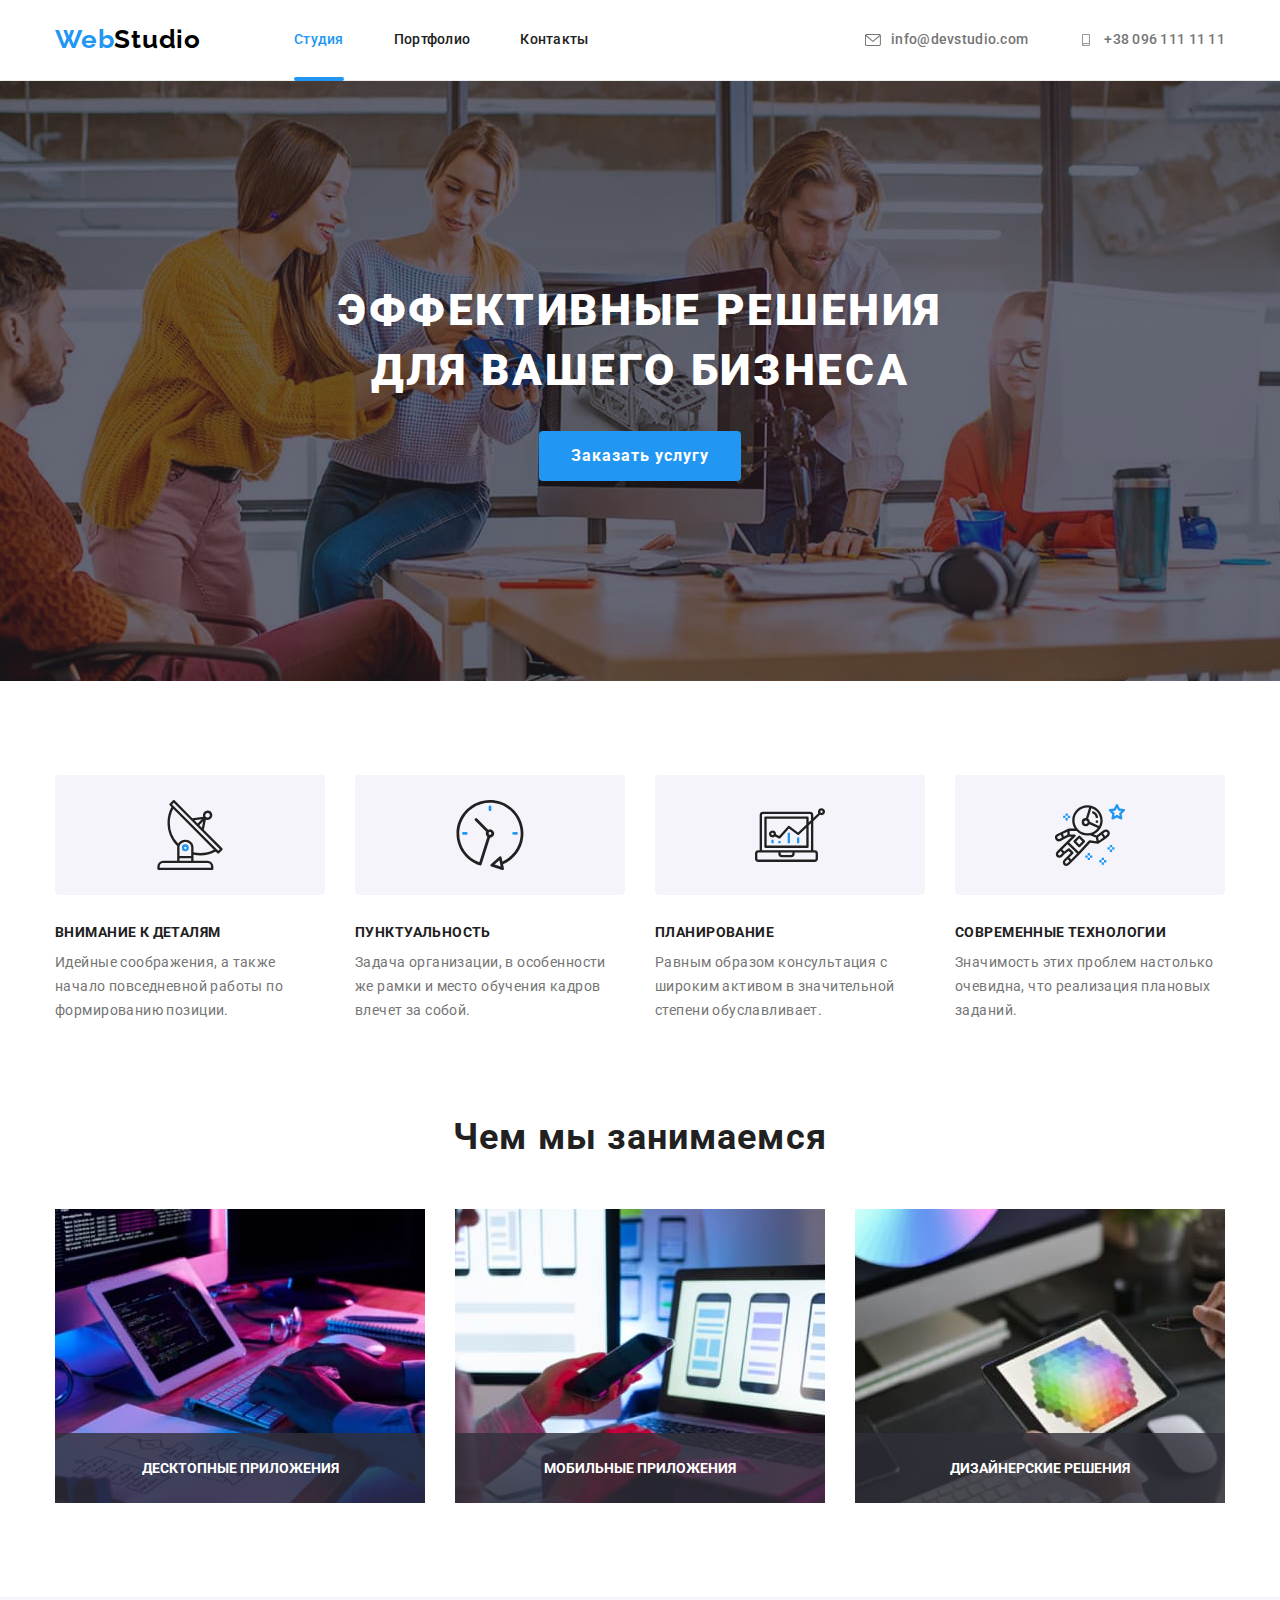
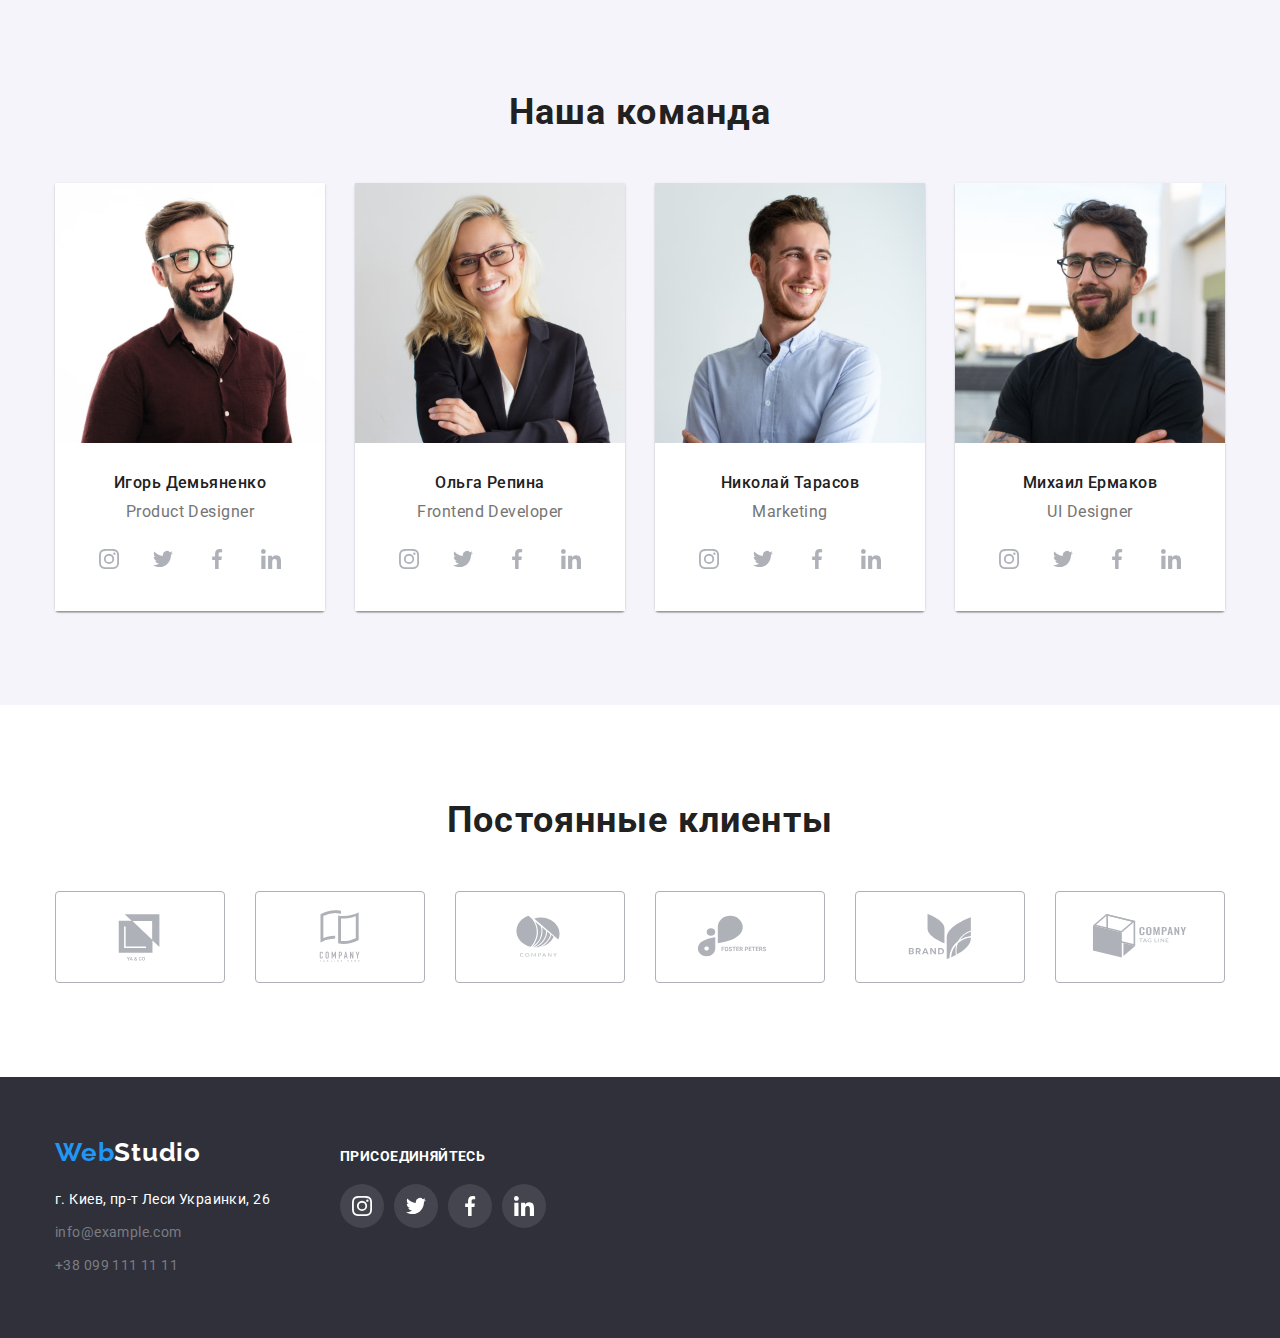
<file: index.html>
<!DOCTYPE html>
<html lang="ru">
  <head>
    <meta charset="UTF-8" />
    <meta name="viewport" content="width=device-width, initial-scale=1.0" />
    <title>Web Studio (Version 2.1)</title>
    <link rel="preconnect" href="https://fonts.googleapis.com" />
    <link rel="preconnect" href="https://fonts.gstatic.com" crossorigin />
    <link
      href="https://fonts.googleapis.com/css2?family=Raleway:wght@700&family=Roboto:wght@400;500;700;900&display=swap"
      rel="stylesheet"
    />
    <link
      rel="stylesheet"
      href="https://cdnjs.cloudflare.com/ajax/libs/modern-normalize/1.0.0/modern-normalize.min.css"
    />
    <link rel="stylesheet" href="./css/styles.css" />
  </head>
  <body>
    <!--header-->

    <header class="page-header">
      <div class="container all-head">
        <nav class="main-nav">
          <a href="/" class="logo">Web<span class="logo-part">Studio</span></a>
          <ul class="site-nav">
            <li class="item"><a href="./index.html" class="active">Студия</a></li>
            <li class="item"><a href="./portfolio.html">Портфолио</a></li>
            <li class="item"><a href="">Контакты</a></li>
          </ul>
        </nav>
        <ul class="auth-nav">
          <li class="item">
            <a href="mailto:info@devstudio.com" class="link">
              <svg class="auth-icon" width="16" height="12">
                <use href="./images/sprite.svg#icon-envelope"></use>
              </svg>
              info@devstudio.com</a
            >
          </li>
          <li class="item">
            <a href="tel:+380961111111" class="link">
              <svg class="auth-icon" width="16" height="12">
                <use href="images/sprite.svg#icon-smartphone"></use>
              </svg>
              +38 096 111 11 11</a
            >
          </li>
        </ul>
      </div>
    </header>

    <!--main-->
    <main>
      <!--Hero section-->

      <section class="hero overlay">
        <div class="container">
          <h1 class="hero-title">
            Эффективные решения <br />
            для вашего бизнеса
          </h1>
          <button data-modal-open type="button" class="button primary">Заказать услугу</button>
        </div>
      </section>

      <!--Features section-->
      <section class="section features">
        <div class="container">
          <ul class="feature-list">
            <li class="item">
              <div class="icon-box">
                <svg class="feature-icon" width="70" height="70">
                  <use href="images/sprite.svg#icon-antenna"></use>
                </svg>
              </div>
              <h3 class="title">Внимание к деталям</h3>
              <p class="text">
                Идейные соображения, а также начало повседневной работы по формированию позиции.
              </p>
            </li>
            <li class="item">
              <div class="icon-box">
                <svg class="feature-icon" width="70" height="70">
                  <use href="images/sprite.svg#icon-clock"></use>
                </svg>
              </div>
              <h3 class="title">Пунктуальность</h3>
              <p class="text">
                Задача организации, в особенности же рамки и место обучения кадров влечет за собой.
              </p>
            </li>
            <li class="item">
              <div class="icon-box">
                <svg class="feature-icon" width="70" height="70">
                  <use href="images/sprite.svg#icon-diagram"></use>
                </svg>
              </div>
              <h3 class="title">Планирование</h3>
              <p class="text">
                Равным образом консультация с широким активом в значительной степени обуславливает.
              </p>
            </li>
            <li class="item">
              <div class="icon-box">
                <svg class="feature-icon" width="70" height="70">
                  <use href="images/sprite.svg#icon-astronaut"></use>
                </svg>
              </div>
              <h3 class="title">Современные технологии</h3>
              <p class="text">
                Значимость этих проблем настолько очевидна, что реализация плановых заданий.
              </p>
            </li>
          </ul>
        </div>
      </section>

      <!--What we do section-->
      <section class="section">
        <div class="container">
          <h2 class="section-title">Чем мы занимаемся</h2>
          <ul class="whatdo">
            <li class="whatdo-item">
              <div class="whatdo-thumb">
                <img class="whatdo-img" src="images/what1.jpg" alt="Разработка" width="370" />

                <div class="whatdo-description">
                  <p class="whatdo-text">Десктопные приложения</p>
                </div>
              </div>
            </li>
            <li class="whatdo-item">
              <div class="whatdo-thumb">
                <img src="images/what2.jpg" alt="Оптимизация" width="370" />
                <div class="whatdo-description">
                  <p class="whatdo-text">Мобильные приложения</p>
                </div>
              </div>
            </li>
            <li class="whatdo-item">
              <div class="whatdo-thumb">
                <img src="images/what3.jpg" alt="Дизайн" width="370" />
                <div class="whatdo-description">
                  <p class="whatdo-text">Дизайнерские решения</p>
                </div>
              </div>
            </li>
          </ul>
        </div>
      </section>
      <!--Our team section-->
      <section class="section our-team">
        <div class="container">
          <h2 class="section-title">Наша команда</h2>
          <ul class="team-list">
            <li class="item">
              <img src="images/team1.jpg" alt="Product Designer" width="270" />
              <div class="employee">
                <h3 class="title">Игорь Демьяненко</h3>
                <p class="text">Product Designer</p>
                <ul class="social-list">
                  <li class="social-item">
                    <a class="social-link" href="https://www.instagram.com/">
                      <svg class="social-icon" width="20" height="20">
                        <use href="images/sprite.svg#icon-instagram"></use>
                      </svg>
                    </a>
                  </li>
                  <li class="social-item">
                    <a class="social-link" href="https://www.twitter.com/">
                      <svg class="social-icon" width="20" height="20">
                        <use href="images/sprite.svg#icon-twitter"></use>
                      </svg>
                    </a>
                  </li>
                  <li class="social-item">
                    <a class="social-link" href="https://www.facebook.com/">
                      <svg class="social-icon" width="20" height="20">
                        <use href="images/sprite.svg#icon-facebook"></use>
                      </svg>
                    </a>
                  </li>
                  <li class="social-item">
                    <a class="social-link" href="https://www.linkedin.com/">
                      <svg class="social-icon" width="20" height="20">
                        <use href="images/sprite.svg#icon-linkedin"></use>
                      </svg>
                    </a>
                  </li>
                </ul>
              </div>
            </li>
            <li class="item">
              <img src="images/team2.jpg" alt="Frontend Developer" width="270" />
              <div class="employee">
                <h3 class="title">Ольга Репина</h3>
                <p class="text">Frontend Developer</p>
                <ul class="social-list">
                  <li class="social-item">
                    <a class="social-link" href="https://www.instagram.com/">
                      <svg class="social-icon" width="20" height="20">
                        <use href="images/sprite.svg#icon-instagram"></use>
                      </svg>
                    </a>
                  </li>
                  <li class="social-item">
                    <a class="social-link" href="https://www.twitter.com/">
                      <svg class="social-icon" width="20" height="20">
                        <use href="images/sprite.svg#icon-twitter"></use>
                      </svg>
                    </a>
                  </li>
                  <li class="social-item">
                    <a class="social-link" href="https://www.facebook.com/">
                      <svg class="social-icon" width="20" height="20">
                        <use href="images/sprite.svg#icon-facebook"></use>
                      </svg>
                    </a>
                  </li>
                  <li class="social-item">
                    <a class="social-link" href="https://www.linkedin.com/">
                      <svg class="social-icon" width="20" height="20">
                        <use href="images/sprite.svg#icon-linkedin"></use>
                      </svg>
                    </a>
                  </li>
                </ul>
              </div>
            </li>
            <li class="item">
              <img src="images/team3.jpg" alt="Marketing" width="270" />
              <div class="employee">
                <h3 class="title">Николай Тарасов</h3>
                <p class="text">Marketing</p>
                <ul class="social-list">
                  <li class="social-item">
                    <a class="social-link" href="https://www.instagram.com/">
                      <svg class="social-icon" width="20" height="20">
                        <use href="images/sprite.svg#icon-instagram"></use>
                      </svg>
                    </a>
                  </li>
                  <li class="social-item">
                    <a class="social-link" href="https://www.twitter.com/">
                      <svg class="social-icon" width="20" height="20">
                        <use href="images/sprite.svg#icon-twitter"></use>
                      </svg>
                    </a>
                  </li>
                  <li class="social-item">
                    <a class="social-link" href="https://www.facebook.com/">
                      <svg class="social-icon" width="20" height="20">
                        <use href="images/sprite.svg#icon-facebook"></use>
                      </svg>
                    </a>
                  </li>
                  <li class="social-item">
                    <a class="social-link" href="https://www.linkedin.com/">
                      <svg class="social-icon" width="20" height="20">
                        <use href="images/sprite.svg#icon-linkedin"></use>
                      </svg>
                    </a>
                  </li>
                </ul>
              </div>
            </li>
            <li class="item">
              <img src="images/team4.jpg" alt="UI Designer" width="270" />
              <div class="employee">
                <h3 class="title">Михаил Ермаков</h3>
                <p class="text">UI Designer</p>
                <ul class="social-list">
                  <li class="social-item">
                    <a class="social-link" href="https://www.instagram.com/">
                      <svg class="social-icon" width="20" height="20">
                        <use href="images/sprite.svg#icon-instagram"></use>
                      </svg>
                    </a>
                  </li>
                  <li class="social-item">
                    <a class="social-link" href="https://www.twitter.com/">
                      <svg class="social-icon" width="20" height="20">
                        <use href="images/sprite.svg#icon-twitter"></use>
                      </svg>
                    </a>
                  </li>
                  <li class="social-item">
                    <a class="social-link" href="https://www.facebook.com/">
                      <svg class="social-icon" width="20" height="20">
                        <use href="images/sprite.svg#icon-facebook"></use>
                      </svg>
                    </a>
                  </li>
                  <li class="social-item">
                    <a class="social-link" href="https://www.linkedin.com/">
                      <svg class="social-icon" width="20" height="20">
                        <use href="images/sprite.svg#icon-linkedin"></use>
                      </svg>
                    </a>
                  </li>
                </ul>
              </div>
            </li>
          </ul>
        </div>
      </section>
      <!-- Clients -->
      <section class="allclient">
        <div class="container">
          <h2 class="section-title">Постоянные клиенты</h2>
          <ul class="clients">
            <li class="clients-item">
              <a class="clients-link" href="">
                <svg class="clients-logo" width="106" height="60">
                  <use href="images/sprite.svg#icon-logo1"></use>
                </svg>
              </a>
            </li>
            <li class="clients-item">
              <a class="clients-link" href="">
                <svg class="clients-logo" width="106" height="60">
                  <use href="images/sprite.svg#icon-logo2"></use>
                </svg>
              </a>
            </li>
            <li class="clients-item">
              <a class="clients-link" href="">
                <svg class="clients-logo" width="106" height="60">
                  <use href="images/sprite.svg#icon-logo3"></use>
                </svg>
              </a>
            </li>
            <li class="clients-item">
              <a class="clients-link" href="">
                <svg class="clients-logo" width="106" height="60">
                  <use href="images/sprite.svg#icon-logo4"></use>
                </svg>
              </a>
            </li>
            <li class="clients-item">
              <a class="clients-link" href="">
                <svg class="clients-logo" width="106" height="60">
                  <use href="images/sprite.svg#icon-logo5"></use>
                </svg>
              </a>
            </li>
            <li class="clients-item">
              <a class="clients-link" href="">
                <svg class="clients-logo" width="106" height="60">
                  <use href="images/sprite.svg#icon-logo6"></use>
                </svg>
              </a>
            </li>
          </ul>
        </div>
      </section>
      <div class="backdrop is-hidden" data-modal>
        <div class="modal">
          <button data-modal-close class="close-icon">
            <svg width="27" height="27 ">
              <use href="images/sprite.svg#icon-close"></use>
            </svg>
          </button>
        </div>
      </div>
    </main>
    <!--Footer-->
    <footer class="page-footer">
      <div class="container footer-block">
        <div class="footer-info">
          <a href="/" class="logo">Web<span class="logo-part">Studio</span></a>
          <address>
            <ul class="footer-list">
              <li class="item">
                <a
                  href="https://goo.gl/maps/JNFRqMxDM11xvSHH6"
                  target="_blank"
                  rel="noopener noreferrer"
                  class="phisical-address"
                >
                  г. Киев, пр-т Леси Украинки, 26</a
                >
              </li>
              <li class="item">
                <a href="mailto:info@example.com" class="footer-contacts">info@example.com</a>
              </li>
              <li class="item">
                <a href="tel:+380991111111" class="footer-contacts">+38 099 111 11 11</a>
              </li>
            </ul>
          </address>
        </div>
        <div class="footer-social">
          <h2 class="title-footer-social">ПРИСОЕДИНЯЙТЕСЬ</h2>
          <ul class="footer-social-list">
            <li class="footer-social-item">
              <a class="footer-social-link" href="https://www.instagram.com/">
                <svg class="footer-social-icon" width="20" height="20">
                  <use href="images/sprite.svg#icon-instagram"></use>
                </svg>
              </a>
            </li>
            <li class="footer-social-item">
              <a class="footer-social-link" href="https://www.twitter.com/">
                <svg class="footer-social-icon" width="20" height="20">
                  <use href="images/sprite.svg#icon-twitter"></use>
                </svg>
              </a>
            </li>
            <li class="footer-social-item">
              <a class="footer-social-link" href="https://www.facebook.com/">
                <svg class="footer-social-icon" width="20" height="20">
                  <use href="images/sprite.svg#icon-facebook"></use>
                </svg>
              </a>
            </li>
            <li class="footer-social-item">
              <a class="footer-social-link" href="https://www.linkedin.com/">
                <svg class="footer-social-icon" width="20" height="20">
                  <use href="images/sprite.svg#icon-linkedin"></use>
                </svg>
              </a>
            </li>
          </ul>
        </div>
      </div>
    </footer>
    <script src="./js/modal.js"></script>
  </body>
</html>
</file>
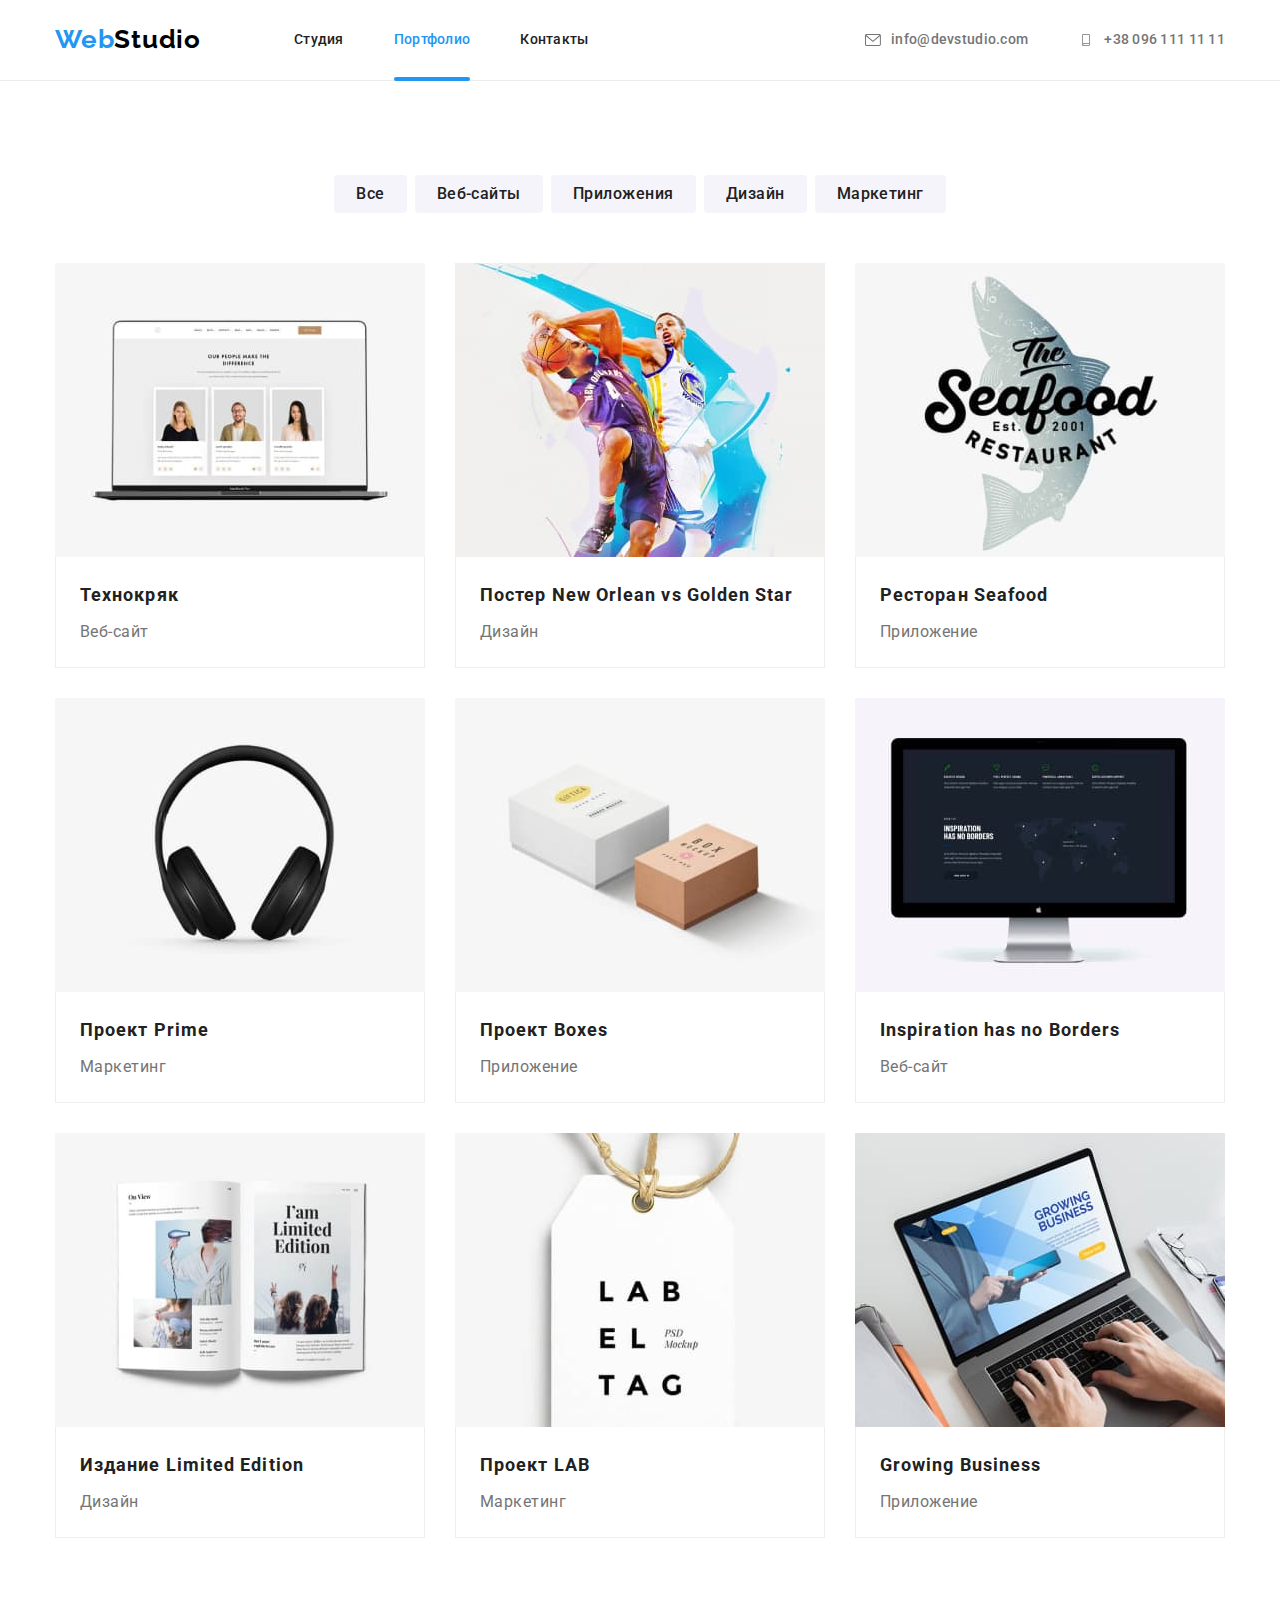
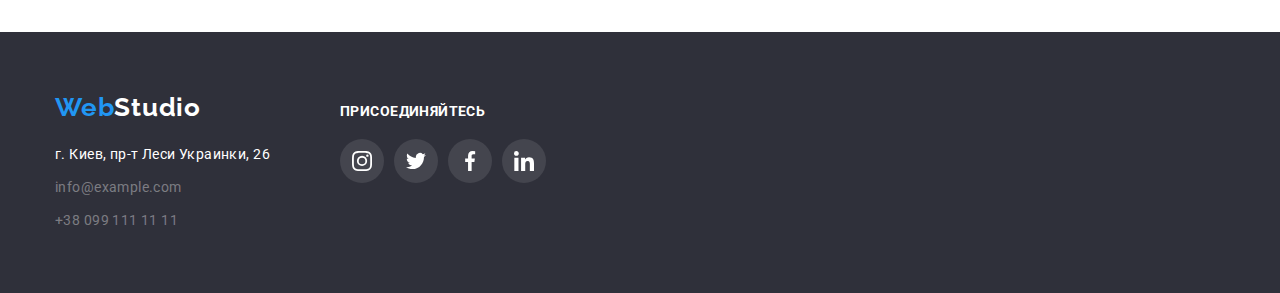
<file: portfolio.html>
<!DOCTYPE html>
<html lang="ru">
  <head>
    <meta charset="UTF-8" />
    <meta name="viewport" content="width=device-width, initial-scale=1.0" />
    <title>Портфолио</title>
    <link rel="preconnect" href="https://fonts.googleapis.com" />
    <link rel="preconnect" href="https://fonts.gstatic.com" crossorigin />
    <link
      href="https://fonts.googleapis.com/css2?family=Raleway:wght@700&family=Roboto:wght@400;500;700;900&display=swap"
      rel="stylesheet"
    />
    <link
      rel="stylesheet"
      href="https://cdnjs.cloudflare.com/ajax/libs/modern-normalize/1.0.0/modern-normalize.min.css"
    />
    <link rel="stylesheet" href="./css/styles.css" />
  </head>
  <body>
    <!--header-->
    <header class="page-header">
      <div class="container all-head">
        <nav class="main-nav">
          <a href="/" class="logo">Web<span class="logo-part">Studio</span></a>
          <ul class="site-nav">
            <li class="item"><a href="./index.html">Студия</a></li>
            <li class="item"><a href="./portfolio.html" class="active">Портфолио</a></li>
            <li class="item"><a href="">Контакты</a></li>
          </ul>
        </nav>
        <ul class="auth-nav">
          <li class="item">
            <a href="mailto:info@devstudio.com" class="link">
              <svg class="auth-icon" width="16" height="12">
                <use href="./images/sprite.svg#icon-envelope"></use>
              </svg>
              info@devstudio.com</a
            >
          </li>
          <li class="item">
            <a href="tel:+380961111111" class="link">
              <svg class="auth-icon" width="16" height="12">
                <use href="images/sprite.svg#icon-smartphone"></use>
              </svg>
              +38 096 111 11 11</a
            >
          </li>
        </ul>
      </div>
    </header>
    <!--main-->
    <main>
      <!--Our projects-->
      <section class="projects">
        <div class="container">
          <ul class="project-filter">
            <li class="item"><button type="button" class="button secondary">Все</button></li>
            <li class="item"><button type="button" class="button secondary">Веб-сайты</button></li>
            <li class="item"><button type="button" class="button secondary">Приложения</button></li>
            <li class="item"><button type="button" class="button secondary">Дизайн</button></li>
            <li class="item"><button type="button" class="button secondary">Маркетинг</button></li>
          </ul>

          <ul class="project-list">
            <li class="project-item">
              <a class="project-link" href="">
                <div class="project-wraper">
                  <img src="images/port1.jpg" alt="Технокряк" width="370" />
                  <div class="project-overlay">
                    <p class="project-text">
                      Технокряк это современная площадка распространения коронавируса. Компании
                      используют эту платформу для цифрового шпионажа и атак на защищённые сервера
                      конкурентов.
                    </p>
                  </div>
                </div>
                <div class="project-name">
                  <h2 class="title">Технокряк</h2>
                  <p class="text">Веб-сайт</p>
                </div>
              </a>
            </li>
            <li class="project-item">
              <a class="project-link" href="">
                <div class="project-wraper">
                  <img src="images/port2.jpg" alt="Постер" width="370" />
                  <div class="project-overlay">
                    <p class="project-text">
                      Технокряк это современная площадка распространения коронавируса. Компании
                      используют эту платформу для цифрового шпионажа и атак на защищённые сервера
                      конкурентов.
                    </p>
                  </div>
                </div>
                <div class="project-name">
                  <h2 class="title">Постер New Orlean vs Golden Star</h2>
                  <p class="text">Дизайн</p>
                </div>
              </a>
            </li>
            <li class="project-item">
              <a class="project-link" href="">
                <div class="project-wraper">
                  <img src="images/port3.jpg" alt="Ресторан" width="370" />
                  <div class="project-overlay">
                    <p class="project-text">
                      Технокряк это современная площадка распространения коронавируса. Компании
                      используют эту платформу для цифрового шпионажа и атак на защищённые сервера
                      конкурентов.
                    </p>
                  </div>
                </div>
                <div class="project-name">
                  <h2 class="title">Ресторан Seafood</h2>
                  <p class="text">Приложение</p>
                </div>
              </a>
            </li>
            <li class="project-item">
              <a class="project-link" href="">
                <div class="project-wraper">
                  <img src="images/port4.jpg" alt="Prime" width="370" />
                  <div class="project-overlay">
                    <p class="project-text">
                      Технокряк это современная площадка распространения коронавируса. Компании
                      используют эту платформу для цифрового шпионажа и атак на защищённые сервера
                      конкурентов.
                    </p>
                  </div>
                </div>
                <div class="project-name">
                  <h2 class="title">Проект Prime</h2>
                  <p class="text">Маркетинг</p>
                </div>
              </a>
            </li>
            <li class="project-item">
              <a class="project-link" href="">
                <div class="project-wraper">
                  <img src="images/port5.jpg" alt="Boxes" width="370" />
                  <div class="project-overlay">
                    <p class="project-text">
                      Технокряк это современная площадка распространения коронавируса. Компании
                      используют эту платформу для цифрового шпионажа и атак на защищённые сервера
                      конкурентов.
                    </p>
                  </div>
                </div>
                <div class="project-name">
                  <h2 class="title">Проект Boxes</h2>
                  <p class="text">Приложение</p>
                </div>
              </a>
            </li>
            <li class="project-item">
              <a class="project-link" href="">
                <div class="project-wraper">
                  <img src="images/port6.jpg" alt="No Borders" width="370" />
                  <div class="project-overlay">
                    <p class="project-text">
                      Технокряк это современная площадка распространения коронавируса. Компании
                      используют эту платформу для цифрового шпионажа и атак на защищённые сервера
                      конкурентов.
                    </p>
                  </div>
                </div>
                <div class="project-name">
                  <h2 class="title">Inspiration has no Borders</h2>
                  <p class="text">Веб-сайт</p>
                </div>
              </a>
            </li>
            <li class="project-item">
              <a class="project-link" href="">
                <div class="project-wraper">
                  <img src="images/port7.jpg" alt="Издание" width="370" />
                  <div class="project-overlay">
                    <p class="project-text">
                      Технокряк это современная площадка распространения коронавируса. Компании
                      используют эту платформу для цифрового шпионажа и атак на защищённые сервера
                      конкурентов.
                    </p>
                  </div>
                </div>
                <div class="project-name">
                  <h2 class="title">Издание Limited Edition</h2>
                  <p class="text">Дизайн</p>
                </div>
              </a>
            </li>
            <li class="project-item">
              <a class="project-link" href="">
                <div class="project-wraper">
                  <img src="images/port8.jpg" alt="LAB" width="370" />
                  <div class="project-overlay">
                    <p class="project-text">
                      Технокряк это современная площадка распространения коронавируса. Компании
                      используют эту платформу для цифрового шпионажа и атак на защищённые сервера
                      конкурентов.
                    </p>
                  </div>
                </div>
                <div class="project-name">
                  <h2 class="title">Проект LAB</h2>
                  <p class="text">Маркетинг</p>
                </div>
              </a>
            </li>
            <li class="project-item">
              <a class="project-link" href="">
                <div class="project-wraper">
                  <img src="images/port9.jpg" alt="Business" width="370" />

                  <div class="project-overlay">
                    <p class="project-text">
                      Технокряк это современная площадка распространения коронавируса. Компании
                      используют эту платформу для цифрового шпионажа и атак на защищённые сервера
                      конкурентов.
                    </p>
                  </div>
                </div>
                <div class="project-name">
                  <h2 class="title">Growing Business</h2>
                  <p class="text">Приложение</p>
                </div>
              </a>
            </li>
          </ul>
        </div>
      </section>
    </main>
    <footer class="page-footer">
      <div class="container footer-block">
        <div class="footer-info">
          <a href="/" class="logo">Web<span class="logo-part">Studio</span></a>
          <address>
            <ul class="footer-list">
              <li class="item">
                <a
                  href="https://goo.gl/maps/JNFRqMxDM11xvSHH6"
                  target="_blank"
                  rel="noopener noreferrer"
                  class="phisical-address"
                >
                  г. Киев, пр-т Леси Украинки, 26</a
                >
              </li>
              <li class="item">
                <a href="mailto:info@example.com" class="footer-contacts">info@example.com</a>
              </li>
              <li class="item">
                <a href="tel:+380991111111" class="footer-contacts">+38 099 111 11 11</a>
              </li>
            </ul>
          </address>
        </div>
        <div class="footer-social">
          <h2 class="title-footer-social">ПРИСОЕДИНЯЙТЕСЬ</h2>
          <ul class="footer-social-list">
            <li class="footer-social-item">
              <a class="footer-social-link" href="https://www.instagram.com/">
                <svg class="footer-social-icon" width="20" height="20">
                  <use href="images/sprite.svg#icon-instagram"></use>
                </svg>
              </a>
            </li>
            <li class="footer-social-item">
              <a class="footer-social-link" href="https://www.twitter.com/">
                <svg class="footer-social-icon" width="20" height="20">
                  <use href="images/sprite.svg#icon-twitter"></use>
                </svg>
              </a>
            </li>
            <li class="footer-social-item">
              <a class="footer-social-link" href="https://www.facebook.com/">
                <svg class="footer-social-icon" width="20" height="20">
                  <use href="images/sprite.svg#icon-facebook"></use>
                </svg>
              </a>
            </li>
            <li class="footer-social-item">
              <a class="footer-social-link" href="https://www.linkedin.com/">
                <svg class="footer-social-icon" width="20" height="20">
                  <use href="images/sprite.svg#icon-linkedin"></use>
                </svg>
              </a>
            </li>
          </ul>
        </div>
      </div>
    </footer>
  </body>
</html>
</file>
<file: css/styles.css>
/* цвет основного текста #757575 */
/* вторичный цвет текста #212121 */
/* основной цвет фона #FFFFFF */
/* акцент #2196F3 */
/* вторичный цвет фона #2F303A */
/* дополнительный цвет фона #f5f4fa */
*,
*::before,
*::after {
  box-sizing: border-box;
}

:root {
  --primary-text-color: #757575;
  --title-text-color: #212121;
  --accent-color: #2196f3;
  --primary-bg-color: #ffffff;
  --secondary-bg-color: #2f303a;
  --additional-bg-color: #f5f4fa;
}
body {
  background-color: var(--primary-bg-color);
  color: var(--primary-text-color);
  font-family: Roboto, sans-serif;
}

ul {
  padding: 0;
  margin: 0;
  list-style: none;
}
h3,
h2,
h1,
p {
  padding: 0;
  margin: 0;
}
img {
  display: block;
}
section {
  padding-bottom: 94px;
  padding-top: 94px;
}

.container {
  width: 1200px;
  margin-left: auto;
  margin-right: auto;
  padding-left: 15px;
  padding-right: 15px;
}

/* Page header */
.page-header {
  border-bottom: 1px solid #ececec;
}
.all-head {
  display: flex;
  align-items: center;
}
.main-nav {
  display: flex;
  align-items: center;
}

/* Logo */
.page-header .logo,
.page-header .logo-part {
  text-decoration: none;
  font-family: Raleway;
  font-weight: 700;
  font-size: 26px;
  line-height: 1.9;
  letter-spacing: 0.03em;
}
.logo {
  color: var(--accent-color);
}
.logo-part {
  color: #000000;
}
/* Site nav */
.site-nav {
  display: flex;
  margin-left: 93px;
}
.site-nav .item:not(:last-child) {
  margin-right: 50px;
}

.site-nav a {
  text-decoration: none;
  color: var(--title-text-color);
  font-weight: 500;
  font-size: 14px;
  line-height: 1.14;
  letter-spacing: 0.02em;
  display: block;
  padding-top: 32px;
  padding-bottom: 32px;
  transition: color 250ms cubic-bezier(0.4, 0, 0.2, 1);
}
.site-nav a:hover,
.site-nav a:focus,
.site-nav .active {
  color: var(--accent-color);
}
.active::after {
  display: block;
  content: '';
  position: absolute;

  bottom: -1px;
  width: 100%;
  height: 4px;
  background-color: var(--accent-color);
  border-radius: 4px;
}
a.active {
  position: relative;
}
/* Auth nav */
.auth-nav {
  display: flex;
  margin-left: auto;
}
.auth-nav .item:not(:last-child) {
  margin-right: 50px;
}
.auth-nav .link {
  display: flex;
  align-items: center;
  text-decoration: none;
  color: var(--primary-text-color);
  font-weight: 500;
  font-size: 14px;
  line-height: 1.14;
  letter-spacing: 0.02em;
  transition: color 250ms cubic-bezier(0.4, 0, 0.2, 1);
}
.auth-nav .link:hover,
.auth-nav .link:focus {
  color: var(--accent-color);
}
.auth-icon {
  margin-right: 10px;
  fill: currentColor;
}

/* Hero */
.hero {
  background-color: var(--secondary-bg-color);
  margin-bottom: 0;
  padding-top: 200px;
  padding-bottom: 200px;
}
.hero.overlay {
  max-width: 1600px;
  margin-left: auto;
  margin-right: auto;
  background-image: linear-gradient(to right, rgba(47, 48, 58, 0.4), rgba(47, 48, 58, 0.4)),
    url(../images/backgroundimg.jpg);
  background-repeat: no-repeat;
  background-position: center;
}

.hero-title {
  color: var(--primary-bg-color);
  font-weight: 900;
  font-size: 44px;
  line-height: 1.36;
  text-align: center;
  letter-spacing: 0.06em;
  text-transform: uppercase;
  margin-bottom: 30px;
}

/* Sections */
.section-title {
  color: var(--title-text-color);
  font-weight: 700;
  font-size: 36px;
  line-height: 1.17;
  text-align: center;
  letter-spacing: 0.03em;
  margin-bottom: 50px;
}

/* Features */
.feature-list {
  display: flex;
}
.features {
  padding-bottom: 0;
}
.feature-list .item {
  width: 270px;
}
.icon-box {
  display: flex;

  height: 120px;
  background-color: var(--additional-bg-color);

  margin-bottom: 30px;
  border-radius: 4px;
  justify-content: center;
  align-items: center;
}
.feature-icon {
}

.feature-list .item:not(:first-child) {
  margin-left: 30px;
}
.feature-list .title {
  color: var(--title-text-color);
  font-weight: 700;
  font-size: 14px;
  line-height: 1.14;
  letter-spacing: 0.03em;
  text-transform: uppercase;
  margin-bottom: 10px;
}
.feature-list .text {
  font-size: 14px;
  line-height: 1.71;
  letter-spacing: 0.03em;
}
/* What we do */
.whatdo {
  display: flex;
}
.whatdo-item:not(:last-child) {
  margin-right: 30px;
}

.whatdo-thumb {
  position: relative;
}

.whatdo-description {
  position: absolute;
  display: flex;
  align-items: center;
  justify-content: center;
  bottom: 0;
  width: 100%;
  height: 70px;
  background: rgba(47, 48, 58, 0.8);
}
.whatdo-text {
  font-weight: bold;
  font-size: 14px;
  text-align: center;
  text-transform: uppercase;
  color: var(--primary-bg-color);
}

/* Team */
.our-team {
  background-color: var(--additional-bg-color);
}
.team-list {
  display: flex;

  text-align: center;
}
.team-list .item:not(:last-child) {
  margin-right: 30px;
}
.team-list > .item {
  box-shadow: 0px 1px 3px rgba(0, 0, 0, 0.12), 0px 1px 1px rgba(0, 0, 0, 0.14),
    0px 2px 1px rgba(0, 0, 0, 0.2);
  border-radius: 0px 0px 4px 4px;
}
.team-list .title {
  color: var(--title-text-color);
  font-weight: 500;
  font-size: 16px;
  line-height: 1.19;
  letter-spacing: 0.03em;
  margin-bottom: 10px;
}
.team-list .text {
  font-size: 16px;
  line-height: 1.19;
  letter-spacing: 0.03em;
  margin-bottom: 16px;
}
.employee {
  padding-top: 30px;
  padding-bottom: 30px;
  background-color: #fff;
}
.social-list {
  display: flex;
  justify-content: center;
}
.social-list li:not(:last-child) {
  margin-right: 10px;
}
.social-link {
  display: flex;
  justify-content: center;
  align-items: center;
  width: 44px;
  height: 44px;
  border-radius: 50%;
  background-color: #ffffff;
  transition: background-color 250ms cubic-bezier(0.4, 0, 0.2, 1);
}
.social-link:hover .social-icon,
.social-link:focus .social-icon {
  fill: var(--primary-bg-color);
}
.social-link:hover,
.social-link:focus {
  background-color: var(--accent-color);
}

.social-icon {
  fill: #afb1b8;
  transition: fill 250ms cubic-bezier(0.4, 0, 0.2, 1);
}

/* Clients */
.clients {
  display: flex;
}
.allclient {
}
.clients-item {
  height: 92px;
  width: 170px;
}
.clients-link {
  display: flex;
  box-sizing: border-box;
  height: 100%;
  width: 100%;
  border: 1px solid #afb1b8;
  content: '';
  border-radius: 4px;
  align-items: center;
  justify-content: center;
  transition: border-color 250ms cubic-bezier(0.4, 0, 0.2, 1);
}
.clients-logo {
  fill: #afb1b8;
  transition: fill 250ms cubic-bezier(0.4, 0, 0.2, 1);
}
.clients-link:hover,
.clients-link:focus {
  border-color: var(--accent-color);
}
.clients-link:hover .clients-logo,
.clients-link:focus .clients-logo {
  fill: var(--accent-color);
}

.clients-item:not(:last-child) {
  margin-right: 30px;
}

/* Button */

.button {
  color: var(--title-text-color);
  background-color: var(--primary-bg-color);
  font-family: Roboto;
  font-weight: 700;
  font-size: 16px;
  line-height: 1.88;
  display: flex;
  align-items: center;
  text-align: center;
  letter-spacing: 0.06em;

  border-radius: 4px;
  padding: 10px 32px;
  border: transparent;
  justify-content: center;
}

.button.primary {
  background-color: var(--accent-color);
  color: var(--primary-bg-color);
  cursor: pointer;
  margin-left: auto;
  margin-right: auto;
  transition: background-color 250ms cubic-bezier(0.4, 0, 0.2, 1),
    box-shadow 250ms cubic-bezier(0.4, 0, 0.2, 1);
}
.button.primary:hover,
.button.primary:focus {
  background-color: #188ce8;
  box-shadow: 0px 4px 4px rgba(0, 0, 0, 0.15);
}
.button.secondary {
  background-color: var(--additional-bg-color);
  color: var(--title-text-color);
  cursor: pointer;
  font-weight: 500;
  font-size: 16px;
  line-height: 1.62;
  text-align: center;
  letter-spacing: 0.03em;
  padding: 6px 22px;
  margin-bottom: 0;
  transition: color 250ms cubic-bezier(0.4, 0, 0.2, 1),
    box-shadow 250ms cubic-bezier(0.4, 0, 0.2, 1),
    background-color 250ms cubic-bezier(0.4, 0, 0.2, 1);
}
.button.secondary:hover,
.button.secondary:focus,
.button.secondary:active {
  background-color: var(--accent-color);
  color: var(--primary-bg-color);
  box-shadow: 0px 3px 1px rgba(0, 0, 0, 0.1), 0px 1px 2px rgba(0, 0, 0, 0.08),
    0px 2px 2px rgba(0, 0, 0, 0.12);
}

/* Footer */
.page-footer {
  display: flex;
  background-color: var(--secondary-bg-color);
  padding-top: 60px;
  padding-bottom: 60px;
  align-items: baseline;
}
address {
  margin-top: 20px;
}
.footer-list .item:not(:last-child) {
  margin-bottom: 9px;
}
.page-footer .logo,
.page-footer .logo-part {
  font-family: Raleway;
  text-decoration: none;
  font-weight: 700;
  font-size: 26px;
  line-height: 1.19;
  letter-spacing: 0.03em;
}
.page-footer .logo-part {
  color: var(--primary-bg-color);
}
.phisical-address {
  color: var(--primary-bg-color);
  text-decoration: none;
  font-style: normal;
  font-size: 14px;
  line-height: 1.71;
  letter-spacing: 0.03em;
}
.footer-contacts {
  color: #ffffff60;
  text-decoration: none;
  font-style: normal;
  font-size: 14px;
  line-height: 1.71;
  letter-spacing: 0.03em;
}
.footer-block {
  display: flex;
  align-items: baseline;
}
.footer-social {
  display: inline-block;
  margin-left: 70px;
}
.title-footer-social {
  margin-bottom: 20px;
  font-style: normal;
  font-weight: bold;
  font-size: 14px;
  line-height: 16px;
  letter-spacing: 0.03em;
  text-transform: uppercase;
  color: var(--primary-bg-color);
}
.footer-social-list {
  display: flex;
  justify-content: center;
}
.footer-social-list li:not(:last-child) {
  margin-right: 10px;
}
.footer-social-link {
  display: flex;
  justify-content: center;
  align-items: center;
  width: 44px;
  height: 44px;
  border-radius: 50%;
  background-color: rgba(255, 255, 255, 0.1);
  transition: background-color 250ms cubic-bezier(0.4, 0, 0.2, 1);
}
.footer-social-link:hover .footer-social-icon,
.footer-social-link:focus .footer-social-icon {
  fill: var(--primary-bg-color);
}
.footer-social-link:hover,
.footer-social-link:focus {
  background-color: var(--accent-color);
}

.footer-social-icon {
  transition: fill 250ms cubic-bezier(0.4, 0, 0.2, 1);
  fill: var(--primary-bg-color);
}

/* Portfolio */
/* Our projects */
.project-list {
  display: flex;
  flex-wrap: wrap;
  margin-left: -30px;
  margin-top: -30px;
}
.project-list .title {
  color: var(--title-text-color);
  font-weight: 700;
  font-size: 18px;
  line-height: 2;
  letter-spacing: 0.06em;
  margin-bottom: 4px;
}
.project-list .text {
  color: var(--primary-text-color);
  font-size: 16px;
  line-height: 1.88;
  letter-spacing: 0.03em;
}
.project-list .project-link {
  text-decoration: none;
}
.project-link {
  display: block;
  transition: box-shadow 250ms cubic-bezier(0.4, 0, 0.2, 1);
}

.project-item {
  flex-basis: calc(100% / 3 - 30px);
  margin-left: 30px;
  margin-top: 30px;
}

.project-filter {
  display: flex;
  justify-content: center;
  margin-bottom: 50px;
}
.project-filter .item:not(:last-child) {
  margin-right: 8px;
}
.project-name {
  padding: 20px 24px 20px 24px;
  border-right: 1px solid #eeeeee;
  border-bottom: 1px solid #eeeeee;
  border-left: 1px solid #eeeeee;
}

.project-wraper {
  position: relative;
  overflow: hidden;
  display: flex;
}
.project-overlay {
  position: absolute;
  top: 0;
  left: 0;
  width: 100%;
  height: 100%;
  background: rgba(33, 150, 243, 0.9);
  transform: translateY(101%);
  transition: transform 250ms cubic-bezier(0.4, 0, 0.2, 1);
}
.project-text {
  font-size: 18px;
  line-height: 28px;
  letter-spacing: 0.03em;
  padding: 63px 24px;

  color: var(--primary-bg-color);
}
.project-link:hover,
.project-link:focus {
  box-shadow: 0px 1px 1px rgba(0, 0, 0, 0.12), 0px 4px 4px rgba(0, 0, 0, 0.06),
    1px 4px 6px rgba(0, 0, 0, 0.16);
}
.project-link:hover .project-overlay,
.project-link:focus .project-overlay {
  transform: translateY(0);
  overflow: visible;
}

/* modal */
.backdrop {
  position: fixed;
  top: 0;
  left: 0;
  width: 100%;
  height: 100%;
  background-color: rgba(0, 0, 0, 0.2);
  opacity: 1;
  visibility: visible;
  transition: opacity 250ms cubic-bezier(0.4, 0, 0.2, 1),
    visibility 250ms cubic-bezier(0.4, 0, 0.2, 1);
}
.backdrop.is-hidden {
  pointer-events: none;
  opacity: 0;
  visibility: hidden;
}

.backdrop.is-hidden .modal {
  transform: translate(-50%, -50%) scale(0.8);
}
.modal {
  position: absolute;
  top: 50%;
  left: 50%;

  min-width: 528px;
  min-height: 581px;
  transform: translate(-50%, -50%) scale(1);
  transition: transform 250ms cubic-bezier(0.4, 0, 0.2, 1);
  background-color: var(--primary-bg-color);

  box-shadow: 0px 1px 3px rgba(0, 0, 0, 0.12), 0px 1px 1px rgba(0, 0, 0, 0.14),
    0px 2px 1px rgba(0, 0, 0, 0.2);
  border-radius: 4px;
}
.close-icon {
  position: absolute;
  top: 8px;
  right: 8px;
  cursor: pointer;
  padding: 0;
  border: 1px solid rgba(0, 0, 0, 0.1);
  border-radius: 50%;
  width: 30px;
  height: 30px;
}
</file>
